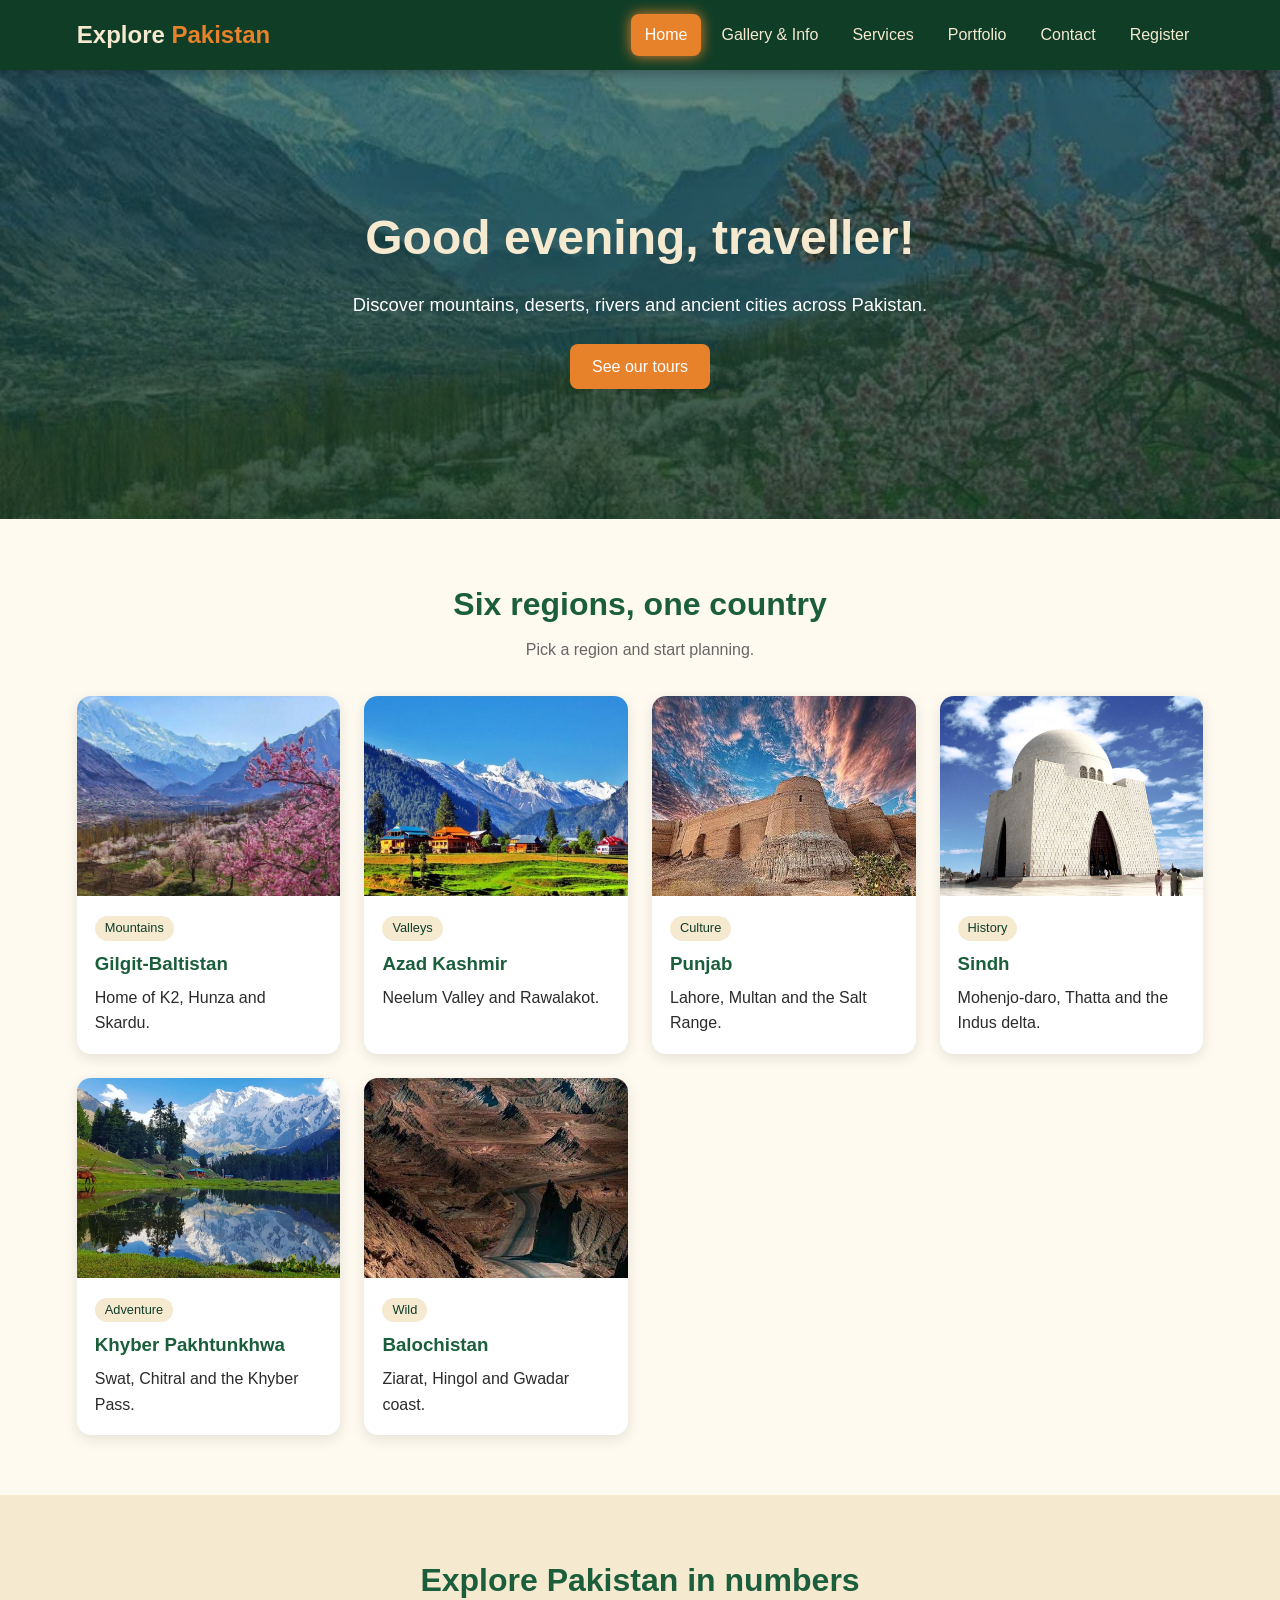
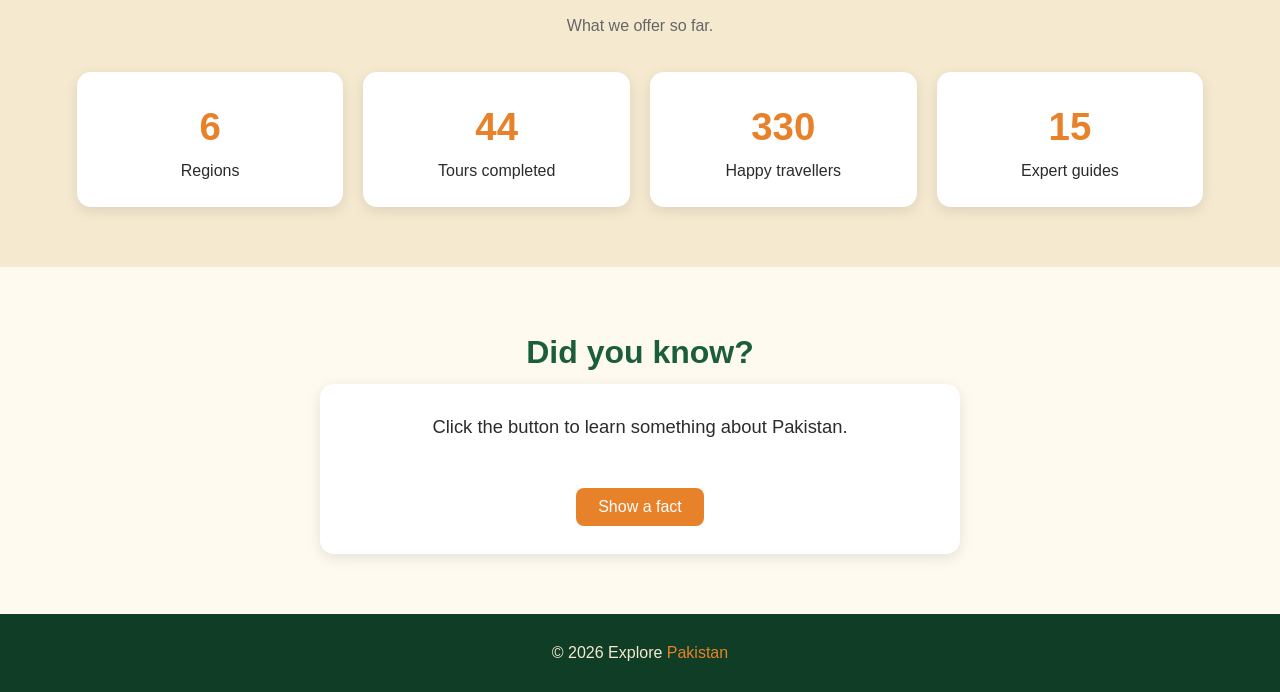
<file: index.html>
<!DOCTYPE html>
<html lang="en">
<head>
<meta charset="UTF-8">
<meta name="viewport" content="width=device-width, initial-scale=1">
<title>Home | Explore Pakistan</title>
<link rel="stylesheet" href="css/style.css">
</head>
<body class="page-home">
<nav class="navbar"><a class="logo" href="index.html">Explore <span>Pakistan</span></a><button class="menu-btn" aria-label="Menu">&#9776;</button><ul class="nav-links"><li><a href="index.html" class=active>Home</a></li>
<li><a href="media.html">Gallery & Info</a></li><li><a href="services.html">Services</a></li><li><a href="portfolio.html">Portfolio</a></li><li>
<a href="contact.html">Contact</a></li><li><a href="register.html">Register</a></li></ul></nav>
<header class="hero"><h1 id="greet">Welcome</h1><p>Discover mountains, deserts, rivers and ancient cities across Pakistan.</p><a class="btn" href="services.html">See our tours</a></header>
<section class="section"><h2 class="section-title">Six regions, one country</h2><p class="section-sub">Pick a region and start planning.</p><div class="grid">
<div class="card"><img src="images/1.png" alt="Gilgit-Baltistan"><div class="card-body"><span class="tag">Mountains</span><h3>Gilgit-Baltistan</h3><p>Home of K2, Hunza and Skardu.</p></div></div>
<div class="card"><img src="images/2.png" alt="Azad Kashmir"><div class="card-body"><span class="tag">Valleys</span><h3>Azad Kashmir</h3><p>Neelum Valley and Rawalakot.</p></div></div>
<div class="card"><img src="images/3.png" alt="Punjab"><div class="card-body"><span class="tag">Culture</span><h3>Punjab</h3><p>Lahore, Multan and the Salt Range.</p></div></div>
<div class="card"><img src="images/4.png" alt="Sindh"><div class="card-body"><span class="tag">History</span><h3>Sindh</h3><p>Mohenjo-daro, Thatta and the Indus delta.</p></div></div>
<div class="card"><img src="images/5.png" alt="Khyber Pakhtunkhwa"><div class="card-body"><span class="tag">Adventure</span><h3>Khyber Pakhtunkhwa</h3><p>Swat, Chitral and the Khyber Pass.</p></div></div>
<div class="card"><img src="images/6.png" alt="Balochistan"><div class="card-body"><span class="tag">Wild</span><h3>Balochistan</h3><p>Ziarat, Hingol and Gwadar coast.</p></div></div>
</div></section>
<section class="section alt"><h2 class="section-title">Explore Pakistan in numbers</h2><p class="section-sub">What we offer so far.</p><div class="stats">
<div class="stat"><b class="count-up" data-target="6">0</b>Regions</div><div class="stat"><b class="count-up" data-target="120">0</b>Tours completed</div>
<div class="stat"><b class="count-up" data-target="850">0</b>Happy travellers</div><div class="stat"><b class="count-up" data-target="15">0</b>Expert guides</div></div></section>
<section class="section"><h2 class="section-title">Did you know?</h2><div class="fact"><p id="factText">Click the button to learn something about Pakistan.</p>
<button class="btn" id="factBtn">Show a fact</button></div></section>
<footer><p>&copy; 2026 Explore <span>Pakistan</span></p></footer>
<script src="js/script.js"></script>
</body>
</html>
</file>
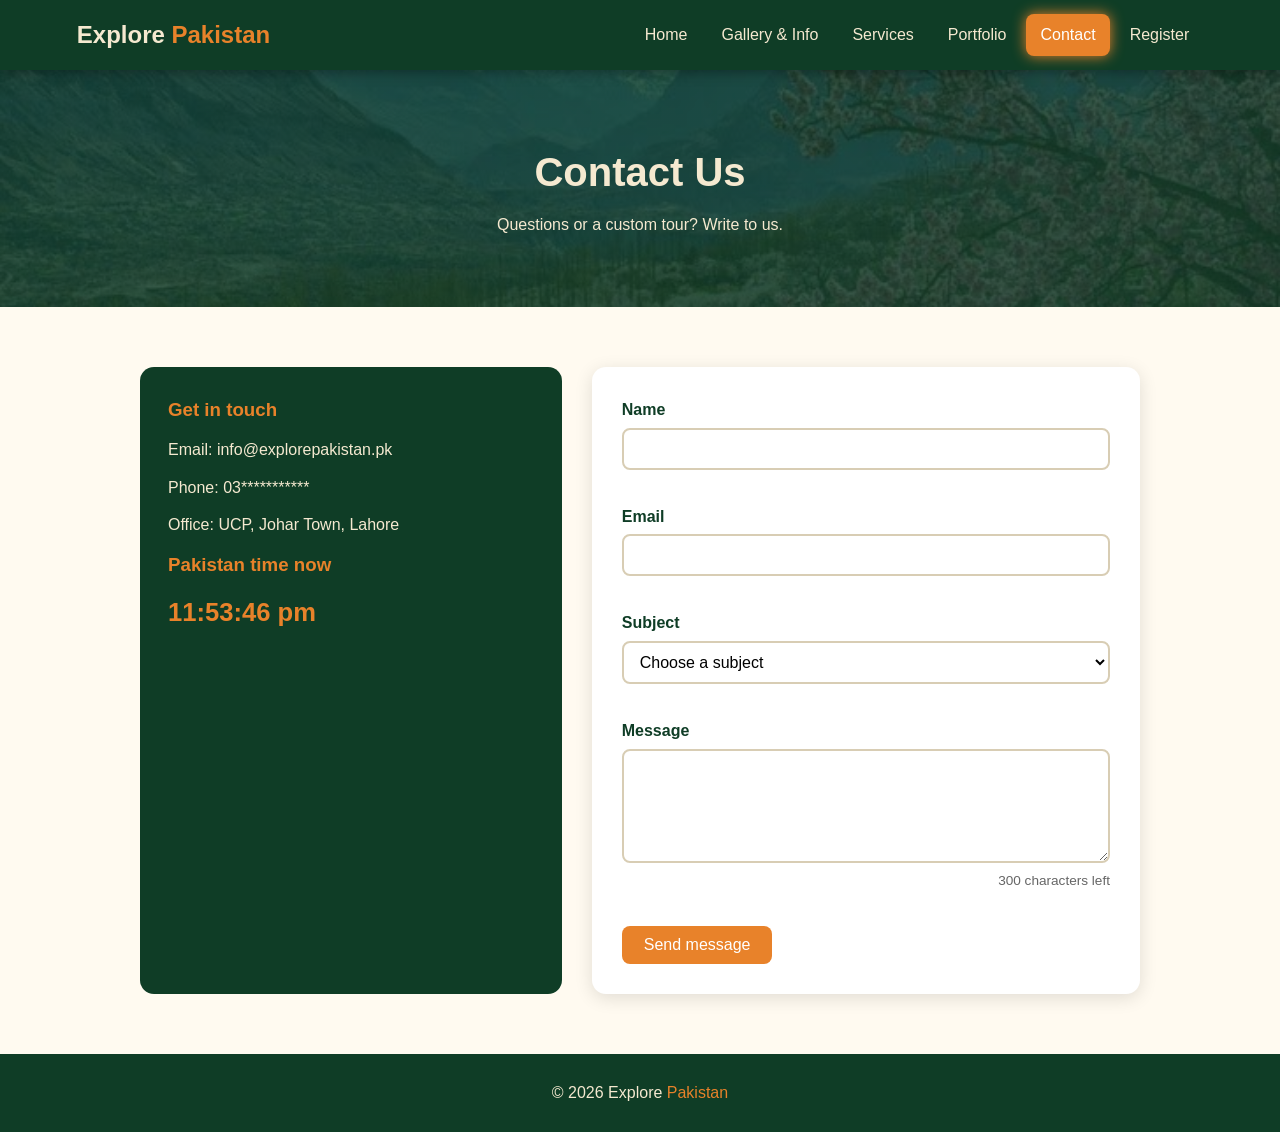
<file: contact.html>
<!DOCTYPE html>
<html lang="en">
<head>
<meta charset="UTF-8">
<meta name="viewport" content="width=device-width, initial-scale=1">
<title>Contact | Explore Pakistan</title>
<link rel="stylesheet" href="css/style.css">
</head>
<body class="page-contact">
<nav class="navbar"><a class="logo" href="index.html">Explore <span>Pakistan</span></a><button class="menu-btn" aria-label="Menu">&#9776;</button>
<ul class="nav-links"><li><a href="index.html">Home</a></li><li><a href="media.html">Gallery & Info</a></li><li><a href="services.html">Services</a></li>
<li><a href="portfolio.html">Portfolio</a></li><li><a href="contact.html" class=active>Contact</a></li><li><a href="register.html">Register</a></li></ul></nav>
<header class="banner"><h1>Contact Us</h1><p>Questions or a custom tour? Write to us.</p></header>
<section class="section"><div class="contact-wrap"><div class="info-box"><h3>Get in touch</h3><p>Email: info@explorepakistan.pk</p>
<p>Phone: 03***********</p><p>Office: UCP, Johar Town, Lahore</p><h3>Pakistan time now</h3><div class="clock" id="clock"></div></div>
<form id="contactForm" novalidate>
<div class="field"><label for="cname">Name</label><input type="text" id="cname"><div class="error" id="cnameErr"></div></div>
<div class="field"><label for="cemail">Email</label><input type="email" id="cemail"><div class="error" id="cemailErr"></div></div>
<div class="field"><label for="subject">Subject</label><select id="subject"><option value="">Choose a subject</option><option>Booking</option>
<option>Custom tour</option><option>Feedback</option></select><div class="error" id="subjectErr"></div></div>
<div class="field"><label for="message">Message</label><textarea id="message" rows="5"></textarea><div class="count" id="count">300 characters left</div>
<div class="error" id="messageErr"></div></div>
<button class="btn" type="submit">Send message</button><div class="ok-box" id="sent"></div></form></div></section>
<footer><p>&copy; 2026 Explore <span>Pakistan</span></p></footer>
<script src="js/script.js"></script>
</body>
</html>
</file>
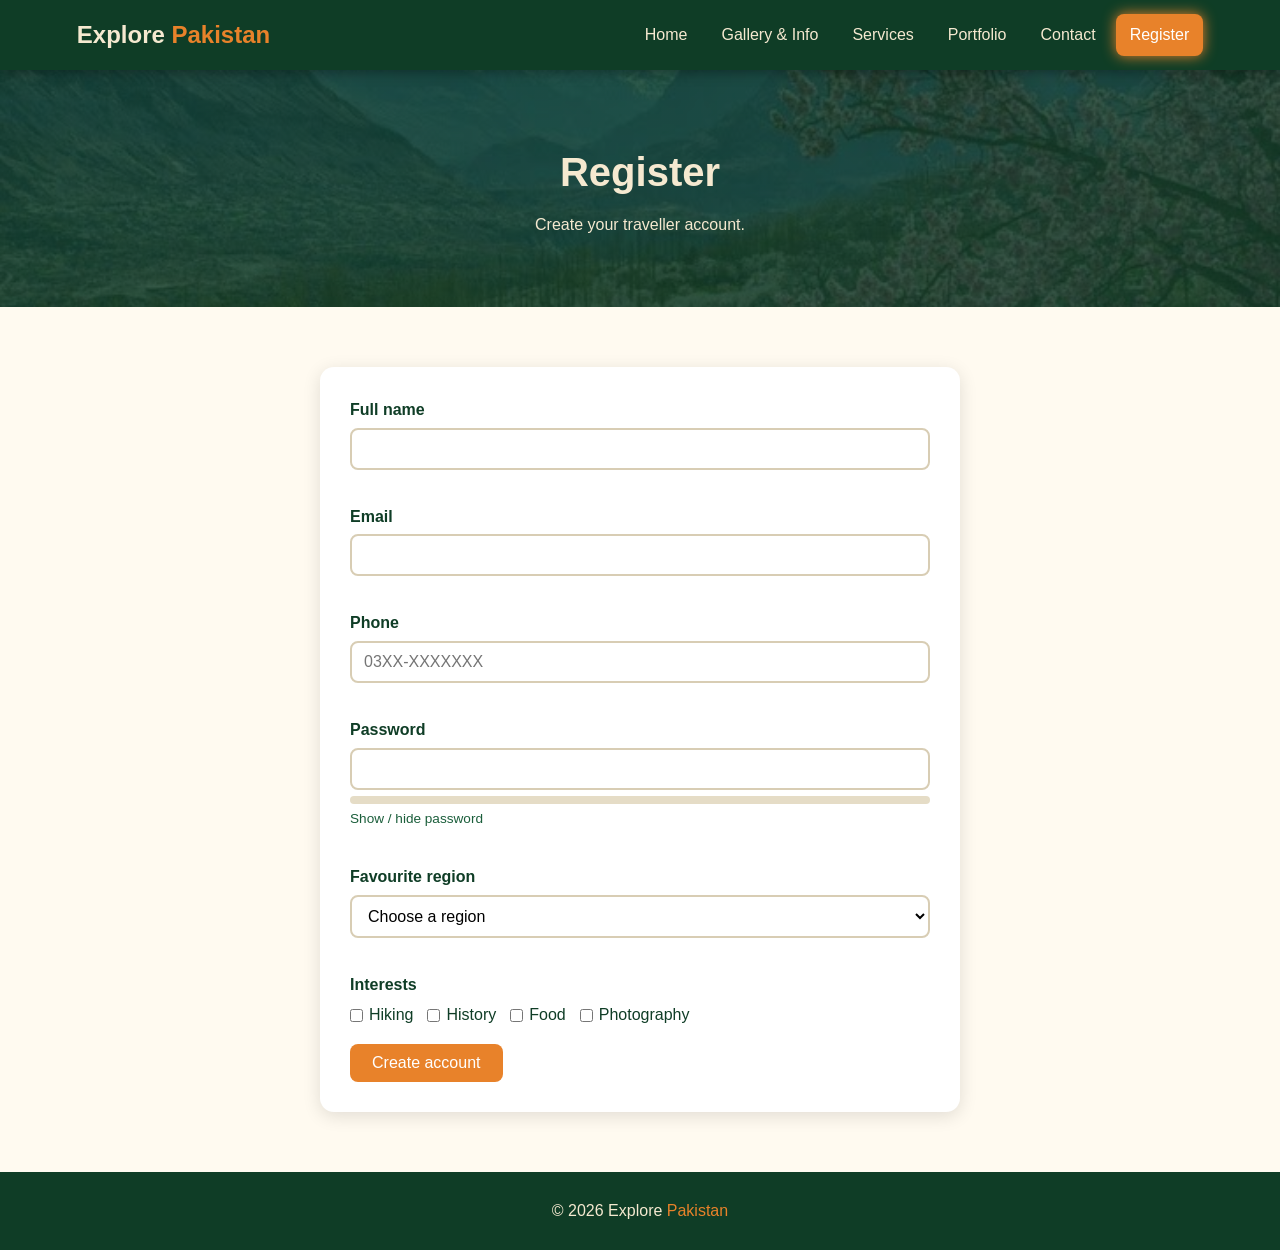
<file: register.html>
<!DOCTYPE html>
<html lang="en">
<head>
<meta charset="UTF-8">
<meta name="viewport" content="width=device-width, initial-scale=1">
<title>Register | Explore Pakistan</title>
<link rel="stylesheet" href="css/style.css">
</head>
<body class="page-register">
<nav class="navbar"><a class="logo" href="index.html">Explore <span>Pakistan</span></a>
<button class="menu-btn" aria-label="Menu">&#9776;</button><ul class="nav-links"><li><a href="index.html">Home</a></li>
<li><a href="media.html">Gallery & Info</a></li><li><a href="services.html">Services</a></li>
<li><a href="portfolio.html">Portfolio</a></li><li><a href="contact.html">Contact</a></li><li><a href="register.html" class=active>Register</a></li></ul></nav>
<header class="banner"><h1>Register</h1><p>Create your traveller account.</p></header>
<section class="section"><form id="regForm" novalidate>
<div class="field"><label for="fullname">Full name</label><input type="text" id="fullname"><div class="error" id="fullnameErr"></div></div>
<div class="field"><label for="email">Email</label><input type="email" id="email"><div class="error" id="emailErr"></div></div>
<div class="field"><label for="phone">Phone</label><input type="tel" id="phone" placeholder="03XX-XXXXXXX"><div class="error" id="phoneErr"></div></div>
<div class="field"><label for="password">Password</label><input type="password" id="password"><div class="strength"><div></div></div>
<span class="show-pw" id="showPw">Show / hide password</span><div class="error" id="passwordErr"></div></div>
<div class="field"><label for="region">Favourite region</label><select id="region"><option value="">Choose a region</option><option>Gilgit-Baltistan</option>
<option>Kashmir</option><option>Punjab</option><option>Sindh</option><option>KPK</option><option>Balochistan</option></select><div class="error" id="regionErr"></div></div>
<div class="field"><label>Interests</label><div class="checks"><label><input type="checkbox" value="Hiking">Hiking</label>
<label><input type="checkbox" value="History">History</label><label><input type="checkbox" value="Food">Food</label>
<label><input type="checkbox" value="Photography">Photography</label></div></div>
<button class="btn" type="submit">Create account</button><div class="ok-box" id="success"></div></form></section>
<footer><p>&copy; 2026 Explore <span>Pakistan</span></p></footer>
<script src="js/script.js"></script>
</body>
</html>
</file>
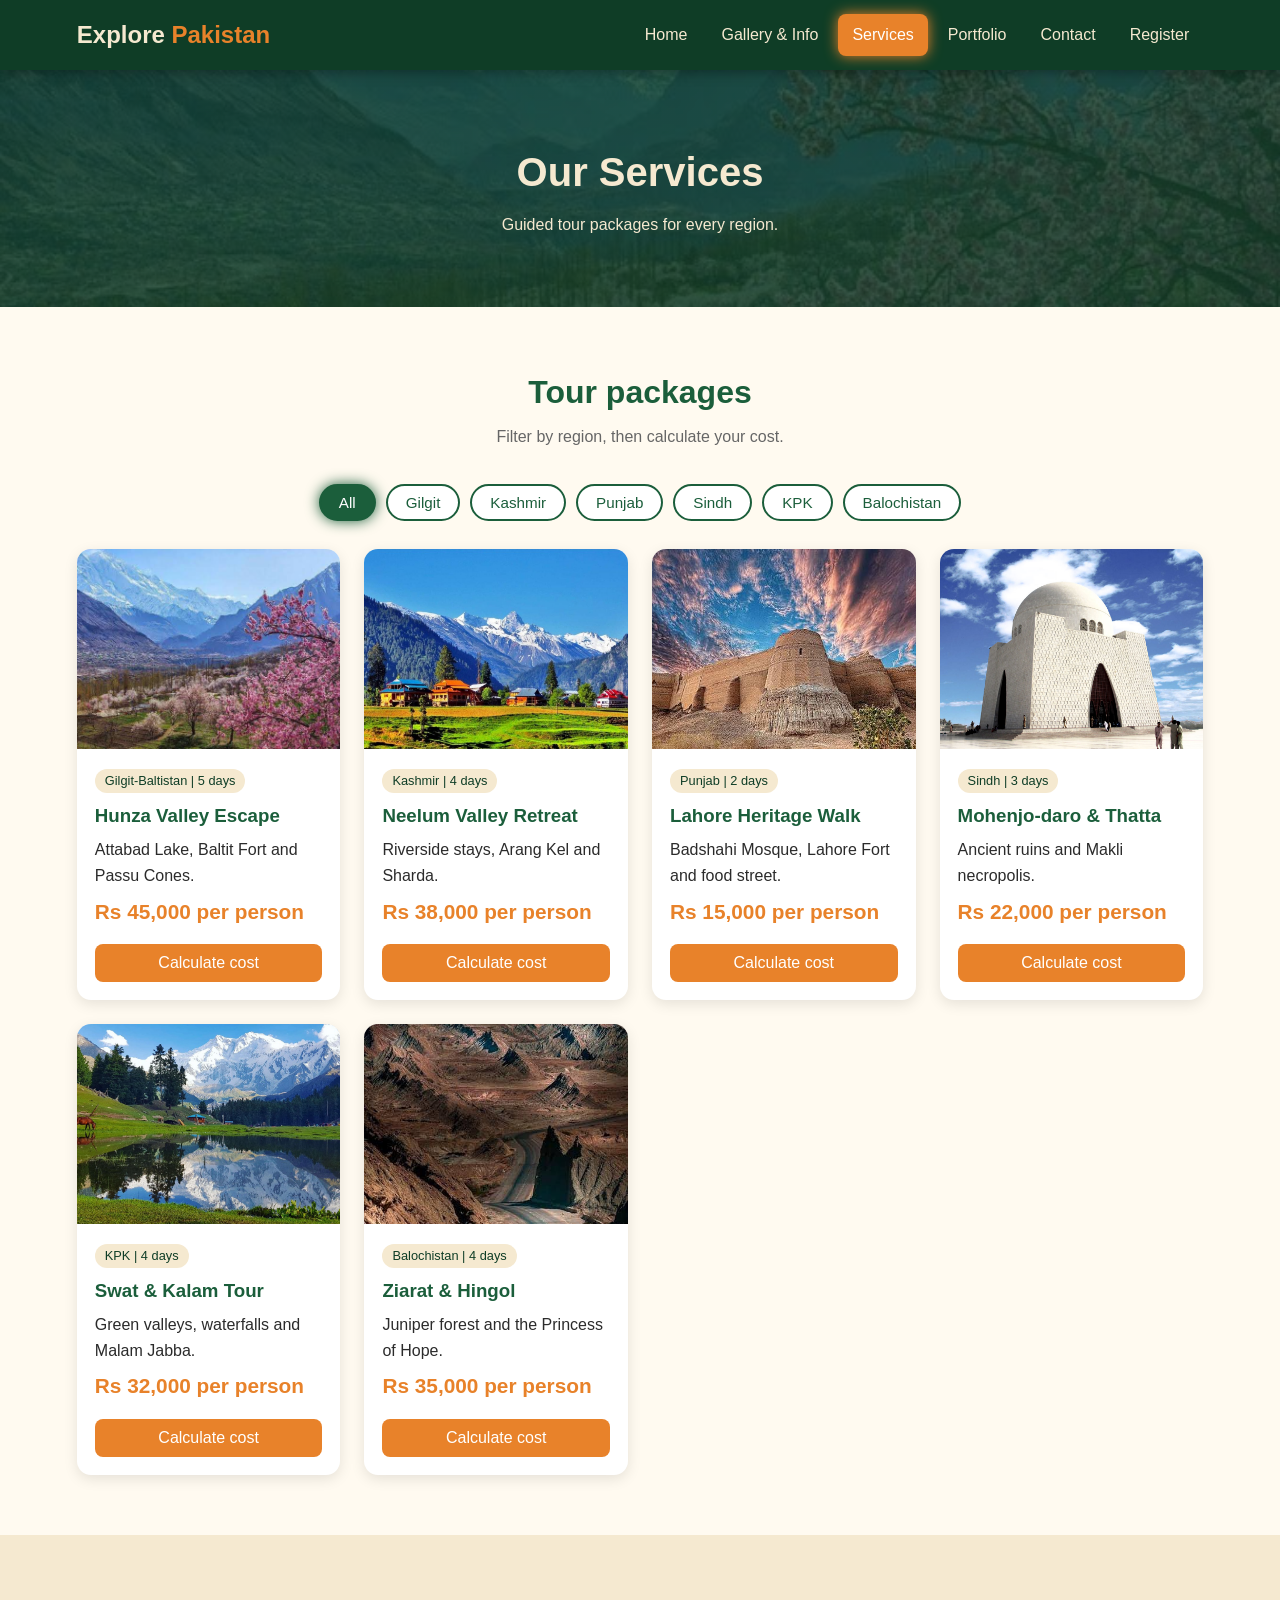
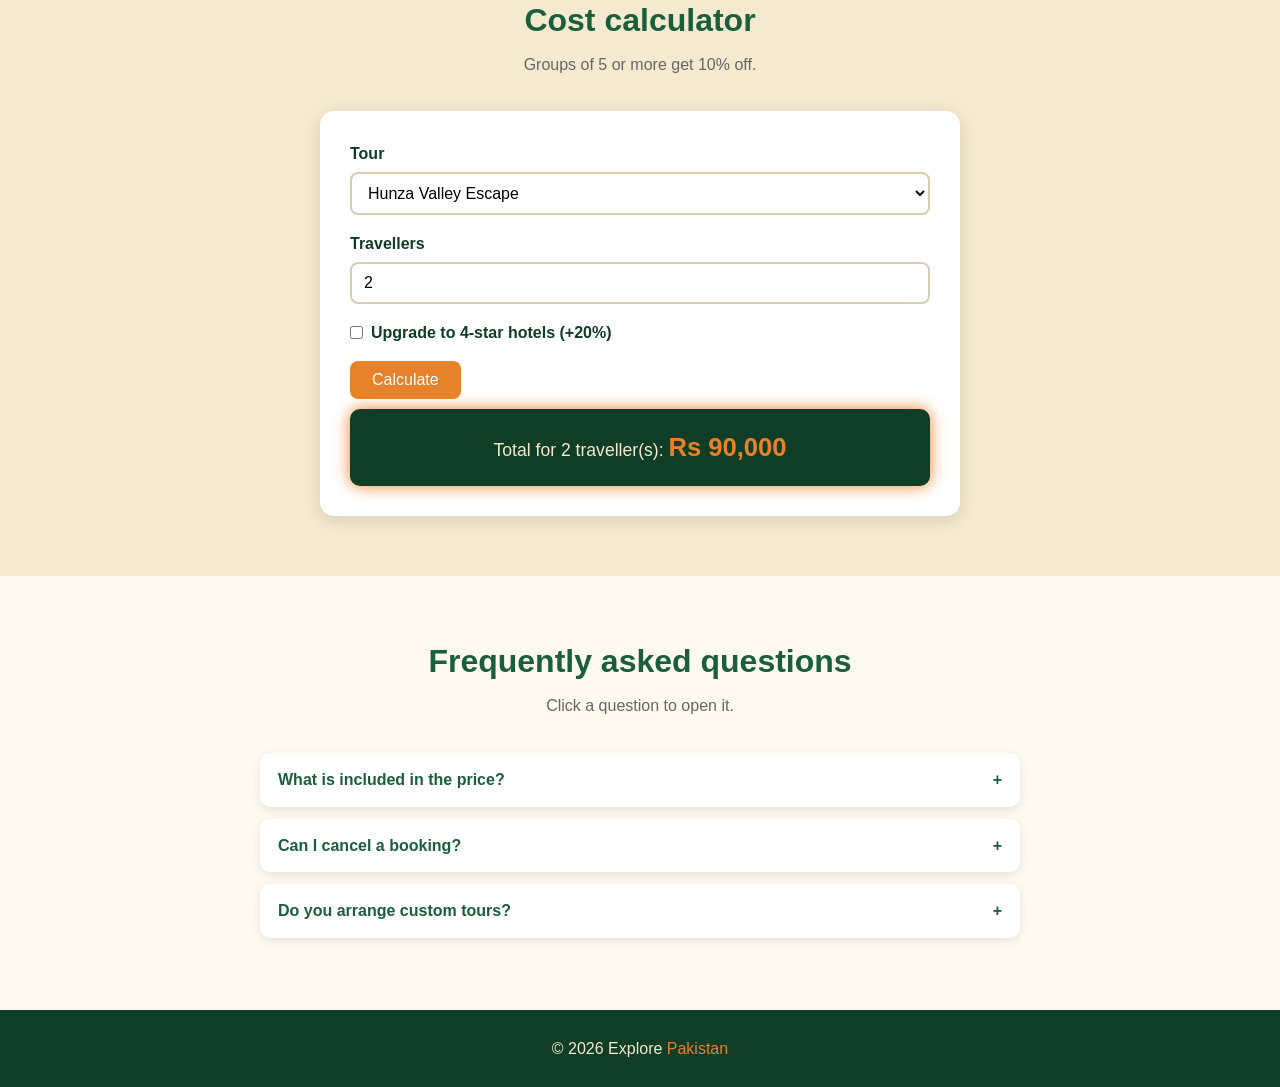
<file: services.html>
<!DOCTYPE html>
<html lang="en">
<head>
<meta charset="UTF-8">
<meta name="viewport" content="width=device-width, initial-scale=1">
<title>Services | Explore Pakistan</title>
<link rel="stylesheet" href="css/style.css">
</head>
<body class="page-services">
<nav class="navbar"><a class="logo" href="index.html">Explore <span>Pakistan</span></a>
<button class="menu-btn" aria-label="Menu">&#9776;</button><ul class="nav-links"><li><a href="index.html">Home</a></li>
<li><a href="media.html">Gallery & Info</a></li><li><a href="services.html" class=active>Services</a></li><li><a href="portfolio.html">Portfolio</a></li>
<li><a href="contact.html">Contact</a></li><li><a href="register.html">Register</a></li></ul></nav>
<header class="banner"><h1>Our Services</h1><p>Guided tour packages for every region.</p></header>
<section class="section"><h2 class="section-title">Tour packages</h2><p class="section-sub">Filter by region, then calculate your cost.</p>
<div class="filters"><button class=on data-region="All">All</button><button data-region="Gilgit-Baltistan">Gilgit</button><button data-region="Kashmir">Kashmir</button>
<button data-region="Punjab">Punjab</button><button data-region="Sindh">Sindh</button><button data-region="KPK">KPK</button><button data-region="Balochistan">Balochistan</button></div>
<div class="grid" id="packages"></div></section>
<section class="section alt" id="calc"><h2 class="section-title">Cost calculator</h2><p class="section-sub">Groups of 5 or more get 10% off.</p><form class="calc">
<div class="field"><label for="tourSelect">Tour</label><select id="tourSelect"></select></div>
<div class="field"><label for="people">Travellers</label><input type="number" id="people" min="1" value="2"></div>
<div class="checkline"><input type="checkbox" id="hotel"><label for="hotel" style="margin:0">Upgrade to 4-star hotels (+20%)</label></div>
<button type="button" class="btn" id="calcBtn">Calculate</button><div class="result" id="result"></div></form></section>
<section class="section"><h2 class="section-title">Frequently asked questions</h2><p class="section-sub">Click a question to open it.</p><div class="faq">
<div class="faq-item"><div class="faq-q">What is included in the price?<span>+</span></div><div class="faq-a">Transport, accommodation, breakfast and a local guide.</div></div>
<div class="faq-item"><div class="faq-q">Can I cancel a booking?<span>+</span></div><div class="faq-a">Yes, up to 7 days before departure for a full refund.</div></div>
<div class="faq-item"><div class="faq-q">Do you arrange custom tours?<span>+</span></div><div class="faq-a">Yes. Use the contact page to tell us your dates and places.</div></div></div></section>
<footer><p>&copy; 2026 Explore <span>Pakistan</span></p></footer>
<script src="js/script.js"></script>
</body>
</html>
</file>
<file: css/style.css>
/* ===== Shared look: green, sand, orange ===== */
*{margin:0;padding:0;box-sizing:border-box}
:root{--green:#1b5e3b;--dark:#0f3d26;--sand:#f5e9d0;--cream:#fffaf0;--orange:#e8822a;--text:#2b2b2b}
html{scroll-behavior:smooth}
body{font-family:'Segoe UI',Arial,sans-serif;background:var(--cream);color:var(--text);line-height:1.6}
a{text-decoration:none;color:inherit}
img{max-width:100%;display:block}
.navbar{position:sticky;top:0;z-index:50;background:var(--dark);display:flex;justify-content:space-between;align-items:center;padding:14px 6%;box-shadow:0 2px 12px rgba(0,0,0,.35)}
.logo{color:var(--sand);font-size:1.5rem;font-weight:700}
.logo span{color:var(--orange)}
.nav-links{display:flex;list-style:none;gap:6px}
.nav-links a{color:var(--sand);padding:8px 14px;border-radius:8px;display:block;transition:.3s}
.nav-links a:hover,.nav-links a.active{background:var(--orange);color:#fff;box-shadow:0 0 14px var(--orange)}
.menu-btn{display:none;background:none;border:2px solid var(--sand);color:var(--sand);font-size:1.3rem;padding:2px 10px;border-radius:8px;cursor:pointer}
.banner{background:linear-gradient(rgba(15,61,38,.82),rgba(15,61,38,.82)),url('../images/1.png') center/cover,var(--green);color:var(--sand);text-align:center;padding:70px 6%}
.banner h1{font-size:2.5rem;margin-bottom:8px}
.section{padding:60px 6%}
.section.alt{background:var(--sand)}
.section-title{text-align:center;color:var(--green);font-size:2rem;margin-bottom:6px}
.section-sub{text-align:center;color:#666;margin-bottom:34px}
.grid{display:grid;grid-template-columns:repeat(auto-fit,minmax(260px,1fr));gap:24px}
.card{background:#fff;border-radius:14px;overflow:hidden;box-shadow:0 4px 14px rgba(0,0,0,.1);transition:.3s}
.card:hover{transform:translateY(-6px);box-shadow:0 0 22px rgba(232,130,42,.75)}
.card img{height:200px;width:100%;object-fit:cover;background:linear-gradient(135deg,var(--green),var(--orange));transition:.4s}
.card:hover img{filter:brightness(1.1) saturate(1.2)}
.card-body{padding:18px}
.card-body h3{color:var(--green);margin-bottom:6px}
.tag{display:inline-block;background:var(--sand);color:var(--dark);font-size:.8rem;padding:2px 10px;border-radius:20px;margin-bottom:8px}
.btn{display:inline-block;background:var(--orange);color:#fff;border:none;padding:10px 22px;border-radius:8px;font-size:1rem;cursor:pointer;transition:.3s}
.btn:hover{box-shadow:0 0 18px var(--orange);transform:translateY(-2px)}
.btn.green{background:var(--green)}
.btn.green:hover{box-shadow:0 0 18px var(--green)}
.filters{display:flex;flex-wrap:wrap;justify-content:center;gap:10px;margin-bottom:28px}
.filters button{background:#fff;border:2px solid var(--green);color:var(--green);padding:8px 18px;border-radius:30px;cursor:pointer;transition:.3s;font-size:.95rem}
.filters button:hover,.filters button.on{background:var(--green);color:#fff;box-shadow:0 0 14px var(--green)}
form{background:#fff;max-width:640px;margin:0 auto;padding:30px;border-radius:14px;box-shadow:0 4px 18px rgba(0,0,0,.12)}
.field{margin-bottom:16px}
label{display:block;font-weight:600;color:var(--dark);margin-bottom:5px}
input[type=text],input[type=email],input[type=password],input[type=tel],input[type=number],select,textarea{width:100%;padding:10px 12px;border:2px solid #d8cdb4;border-radius:8px;font-size:1rem;font-family:inherit;transition:.3s;background:#fff}
input:focus,select:focus,textarea:focus{outline:none;border-color:var(--orange);box-shadow:0 0 12px rgba(232,130,42,.6)}
.error{color:#c0392b;font-size:.85rem;min-height:18px}
.ok-box{display:none;background:#e6f4ea;border-left:5px solid var(--green);padding:14px;border-radius:8px;margin-top:18px}
.overlay{position:fixed;inset:0;background:rgba(0,0,0,.85);display:none;align-items:center;justify-content:center;z-index:100;padding:20px}
.overlay.show{display:flex}
.overlay .box{background:#fff;border-radius:14px;max-width:560px;width:100%;overflow:hidden;box-shadow:0 0 30px var(--orange);position:relative}
.close{position:absolute;top:10px;right:14px;font-size:2rem;color:#fff;cursor:pointer;z-index:2;text-shadow:0 0 6px #000}
footer{background:var(--dark);color:var(--sand);text-align:center;padding:26px 6%}
footer span{color:var(--orange)}
img.glow,.glow{transition:.3s}
img.glow:hover{box-shadow:0 0 22px var(--orange)}
@media(max-width:760px){.menu-btn{display:block}.nav-links{display:none;position:absolute;top:100%;left:0;right:0;background:var(--dark);flex-direction:column;padding:10px 6%}.nav-links.open{display:flex}.banner h1{font-size:1.9rem}}

/* ===== Home page ===== */
.hero{background:linear-gradient(rgba(15,61,38,.6),rgba(15,61,38,.75)),url('../images/1.png') center/cover,var(--green);color:#fff;text-align:center;padding:130px 6%}
.hero h1{font-size:3rem;color:var(--sand)}
.hero p{max-width:620px;margin:14px auto 24px;font-size:1.15rem}
.stats{display:grid;grid-template-columns:repeat(auto-fit,minmax(180px,1fr));gap:20px;text-align:center}
.stat{background:#fff;padding:24px;border-radius:14px;box-shadow:0 4px 14px rgba(0,0,0,.1);transition:.3s}
.stat:hover{box-shadow:0 0 22px var(--orange)}
.stat b{display:block;font-size:2.4rem;color:var(--orange)}
.fact{max-width:640px;margin:0 auto;text-align:center;background:#fff;padding:28px;border-radius:14px;box-shadow:0 4px 14px rgba(0,0,0,.1)}
.fact p{font-size:1.15rem;margin-bottom:16px;min-height:60px}

/* ===== Gallery & Info page ===== */
.info{max-width:820px;margin:0 auto 40px;text-align:center}
.gallery{display:grid;grid-template-columns:repeat(auto-fit,minmax(230px,1fr));gap:18px}
.gallery figure{border-radius:12px;overflow:hidden;cursor:pointer;background:#fff;box-shadow:0 4px 14px rgba(0,0,0,.1);transition:.3s}
.gallery figure:hover{box-shadow:0 0 22px var(--orange);transform:scale(1.03)}
.gallery img{height:190px;width:100%;object-fit:cover;background:linear-gradient(135deg,var(--green),var(--orange))}
.gallery figcaption{padding:10px;text-align:center;color:var(--green);font-weight:600}
.lightbox img{max-height:75vh;margin:auto;border-radius:10px;box-shadow:0 0 30px var(--orange)}
.lightbox .cap{color:#fff;text-align:center;margin-top:10px;font-size:1.1rem}
.nav-arrow{position:absolute;top:50%;color:#fff;font-size:2.5rem;cursor:pointer;padding:10px;user-select:none}
.nav-arrow:hover{color:var(--orange)}
#prev{left:10px}#next{right:10px}

/* ===== Services page ===== */
.price{color:var(--orange);font-size:1.3rem;font-weight:700;margin:6px 0}
.page-services .card .btn{margin-top:10px;width:100%}
.calc{max-width:640px;margin:0 auto}
.result{background:var(--dark);color:var(--sand);padding:18px;border-radius:10px;margin-top:10px;font-size:1.1rem;text-align:center;box-shadow:0 0 16px var(--orange)}
.result b{color:var(--orange);font-size:1.6rem}
.faq{max-width:760px;margin:0 auto}
.faq-item{background:#fff;border-radius:10px;margin-bottom:12px;box-shadow:0 3px 10px rgba(0,0,0,.1);transition:.3s}
.faq-item:hover{box-shadow:0 0 16px var(--orange)}
.faq-q{padding:14px 18px;font-weight:600;color:var(--green);cursor:pointer;display:flex;justify-content:space-between}
.faq-a{max-height:0;overflow:hidden;padding:0 18px;transition:.4s}
.faq-item.open .faq-a{max-height:150px;padding:0 18px 14px}
.checkline{display:flex;align-items:center;gap:8px;margin-bottom:16px}
.checkline input{width:auto}

/* ===== Portfolio page ===== */
.page-portfolio .card{cursor:pointer}
.meta{font-size:.88rem;color:#666}
.like{background:none;border:2px solid var(--orange);color:var(--orange);border-radius:20px;padding:3px 12px;cursor:pointer;margin-top:8px;transition:.3s}
.like:hover,.like.liked{background:var(--orange);color:#fff;box-shadow:0 0 12px var(--orange)}
.modal-img{height:250px;width:100%;object-fit:cover;background:linear-gradient(135deg,var(--green),var(--orange))}
.modal-body{padding:20px}
.slider{max-width:700px;margin:0 auto;background:#fff;border-radius:14px;padding:30px;text-align:center;box-shadow:0 4px 14px rgba(0,0,0,.1);transition:.3s}
.slider:hover{box-shadow:0 0 22px var(--orange)}
.slider p{font-size:1.15rem;font-style:italic;min-height:70px}
.slider h4{color:var(--green);margin-top:10px}
.dots{margin-top:14px}
.dots span{display:inline-block;width:12px;height:12px;border-radius:50%;background:#d8cdb4;margin:0 4px;cursor:pointer;transition:.3s}
.dots span.on{background:var(--orange);box-shadow:0 0 8px var(--orange)}

/* ===== Contact page ===== */
.contact-wrap{display:grid;grid-template-columns:1fr 1.3fr;gap:30px;max-width:1000px;margin:0 auto}
.info-box{background:var(--dark);color:var(--sand);padding:28px;border-radius:14px;transition:.3s}
.info-box:hover{box-shadow:0 0 22px var(--orange)}
.info-box h3{color:var(--orange);margin-bottom:12px}
.info-box p{margin-bottom:12px}
.clock{font-size:1.6rem;color:var(--orange);font-weight:700}
.count{text-align:right;font-size:.85rem;color:#666}
.count.warn{color:#c0392b}
.contact-wrap form{max-width:none;margin:0}
@media(max-width:760px){.contact-wrap{grid-template-columns:1fr}}

/* ===== Register page ===== */
.strength{height:8px;background:#e5dcc6;border-radius:6px;margin-top:6px;overflow:hidden}
.strength div{height:100%;width:0;transition:.4s}
.checks{display:flex;flex-wrap:wrap;gap:14px}
.checks label{font-weight:400;display:flex;align-items:center;gap:6px;margin:0}
.show-pw{font-size:.85rem;color:var(--green);cursor:pointer;margin-top:4px;display:inline-block}
</file>
